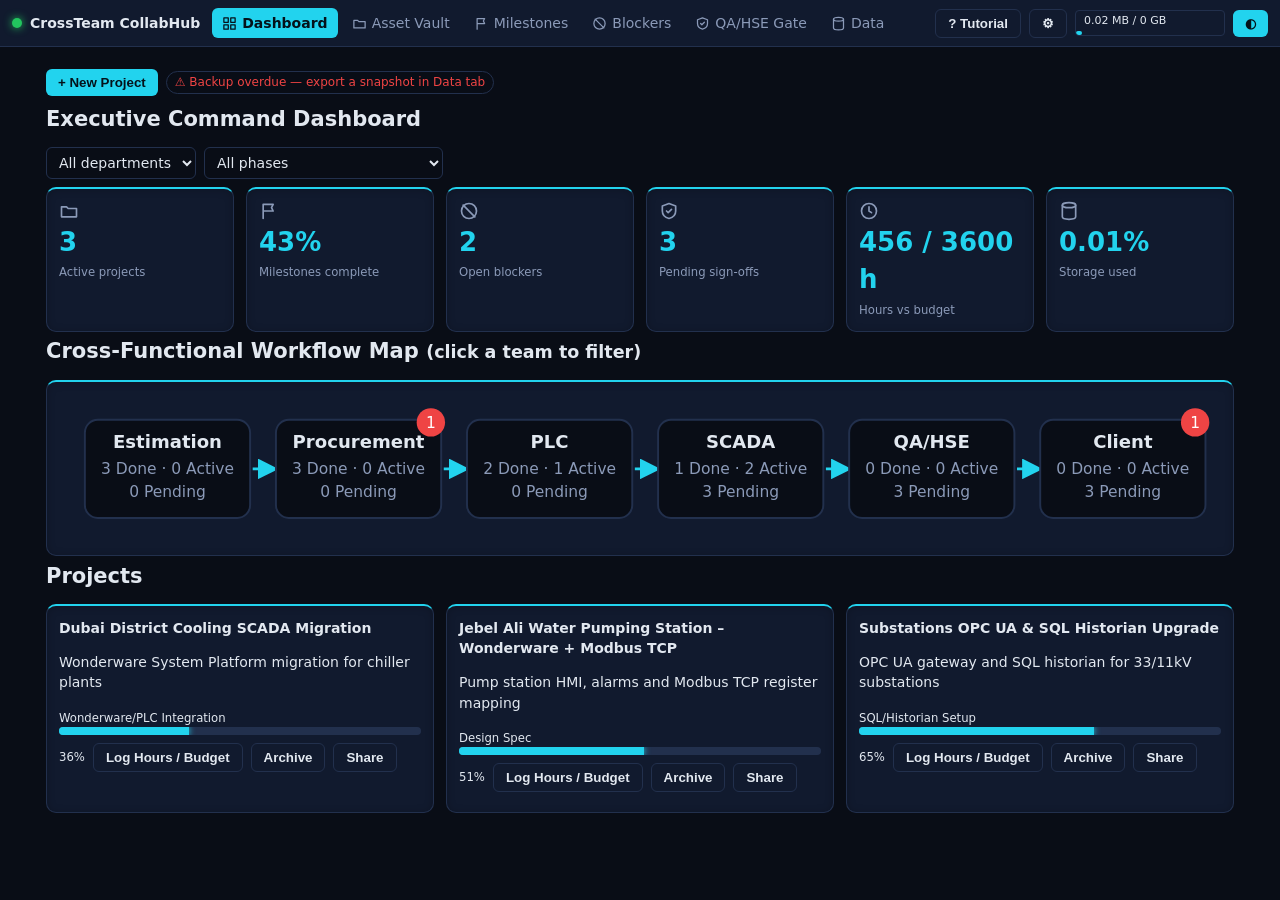
<file: index.html>
<!doctype html><html lang="en"><head><meta charset="utf-8">
<meta name="viewport" content="width=device-width,initial-scale=1,viewport-fit=cover">
<title>CrossTeam CollabHub</title><link rel="manifest" href="manifest.webmanifest">
<meta name="theme-color" content="#0f172a"><meta name="description" content="SCADA & engineering cross-team project hub">
<link rel="icon" href="favicon.svg" type="image/svg+xml"><link rel="icon" href="favicon.ico" sizes="any">
<link rel="apple-touch-icon" href="apple-touch-icon.png"><meta name="apple-mobile-web-app-capable" content="yes">
<meta name="apple-mobile-web-app-status-bar-style" content="black-translucent"><meta name="apple-mobile-web-app-title" content="CollabHub">
<link rel="stylesheet" href="css/styles.css"></head><body>
<header id="bar"><div class="brand"><span class="led ok"></span><b>CrossTeam CollabHub</b></div>
<nav id="nav"></nav><div class="tools"><div class="quota" title="Storage"><i id="qfill"></i><span id="qtxt">…</span></div>
<button id="installBtn" hidden>Install App</button><button id="themeBtn" title="Theme">◐</button></div></header>
<main id="view"></main><div id="toast" hidden></div><div id="modal" hidden></div>
<script src="js/db.js"></script><script src="js/seed.js"></script><script src="js/pwa.js"></script><script src="js/app.js"></script></body></html>
</file>
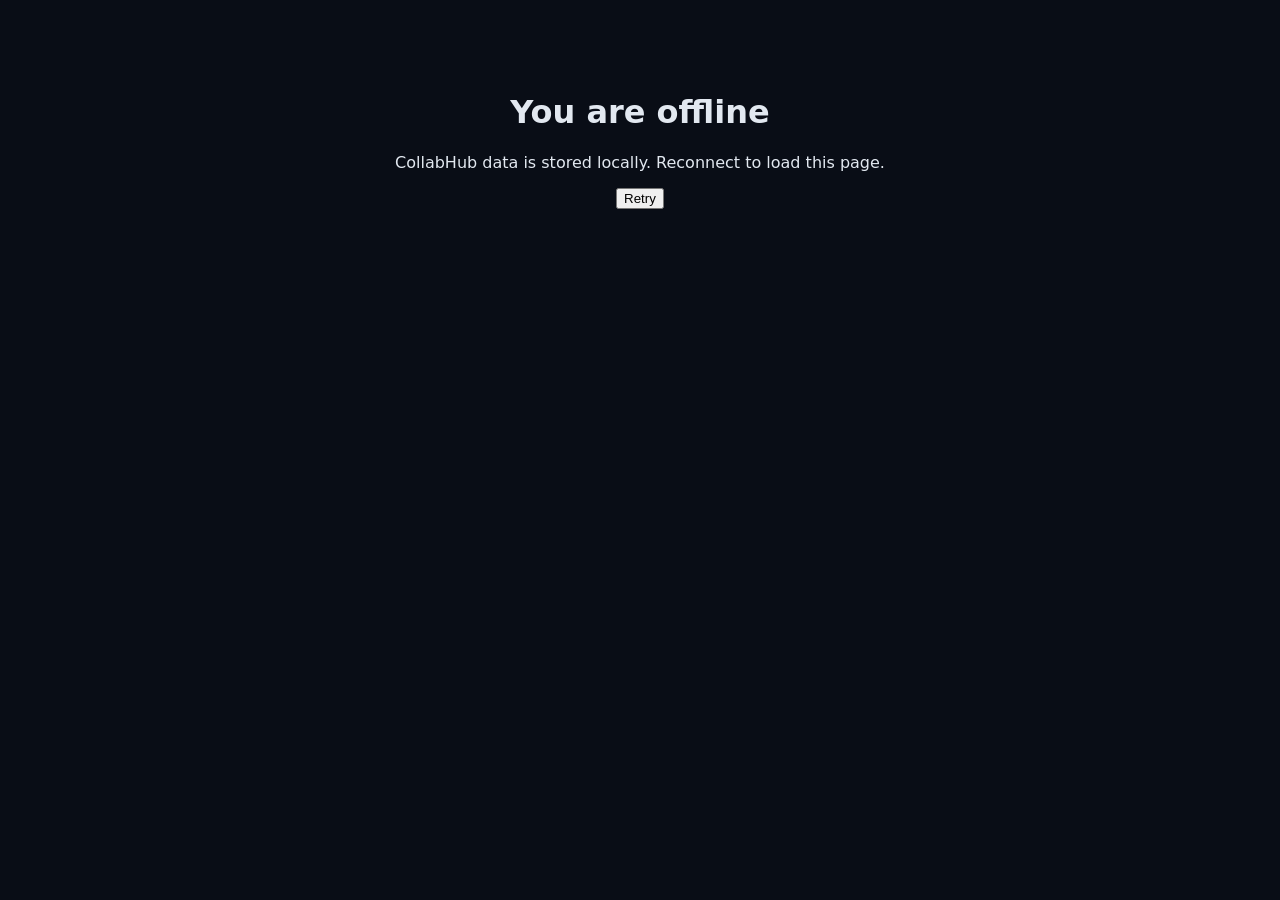
<file: offline.html>
<!doctype html><meta charset="utf-8"><meta name="viewport" content="width=device-width,initial-scale=1"><title>Offline</title><body style="font-family:system-ui;background:#090d16;color:#e2e8f0;text-align:center;padding:4rem"><h1>You are offline</h1><p>CollabHub data is stored locally. Reconnect to load this page.</p><button onclick="location.reload()">Retry</button></body>
</file>
<file: css/styles.css>
:root{--bg:#090d16;--panel:#111a2e;--line:#22304d;--tx:#e2e8f0;--mut:#8b9ab8;--ac:#22d3ee;--ok:#22c55e;--warn:#f59e0b;--bad:#ef4444}
:root[data-theme=light]{--bg:#eef2f7;--panel:#fff;--line:#cbd5e1;--tx:#0f172a;--mut:#475569;--ac:#0369a1}
*{box-sizing:border-box}body{margin:0;background:var(--bg);color:var(--tx);font:14px/1.45 system-ui,Segoe UI,sans-serif;padding-bottom:env(safe-area-inset-bottom)}
header{position:sticky;top:0;z-index:5;display:flex;gap:12px;align-items:center;flex-wrap:wrap;background:var(--panel);border-bottom:1px solid var(--line);
padding:8px 12px;padding-top:max(8px,env(safe-area-inset-top));padding-left:max(12px,env(titlebar-area-x,0px));app-region:drag;-webkit-app-region:drag;min-height:env(titlebar-area-height,44px)}
header button,header nav,header .quota{app-region:no-drag;-webkit-app-region:no-drag}
.brand{display:flex;gap:8px;align-items:center}.led{width:10px;height:10px;border-radius:50%;display:inline-block;background:var(--mut)}
.led.ok{background:var(--ok);box-shadow:0 0 8px var(--ok)}.led.warn{background:var(--warn);box-shadow:0 0 8px var(--warn)}.led.bad{background:var(--bad);box-shadow:0 0 8px var(--bad)}
nav{display:flex;gap:4px;flex-wrap:wrap}nav a{color:var(--mut);text-decoration:none;padding:5px 10px;border-radius:6px}nav a.on{background:var(--ac);color:#04121a;font-weight:600}
.tools{margin-left:auto;display:flex;gap:8px;align-items:center}.quota{width:110px;height:18px;border:1px solid var(--line);border-radius:4px;position:relative;overflow:hidden}
.quota i{position:absolute;inset:0 auto 0 0;background:var(--ac);opacity:.35;width:0}.quota span{position:relative;font-size:11px;padding-left:4px;color:var(--tx)}
button,.btn{background:var(--ac);color:#04121a;border:0;border-radius:6px;padding:6px 12px;font-weight:600;cursor:pointer}button.g{background:transparent;color:var(--tx);border:1px solid var(--line)}
main{padding:14px;max-width:1280px;margin:auto}h2{margin:.2em 0 .6em}.grid{display:grid;gap:12px;grid-template-columns:repeat(auto-fit,minmax(170px,1fr))}
.card{background:var(--panel);border:1px solid var(--line);border-radius:10px;padding:12px}.kpi b{display:block;font-size:26px;color:var(--ac)}.kpi small{color:var(--mut)}
.row{display:flex;gap:8px;flex-wrap:wrap;align-items:center;margin:8px 0}select,input,textarea{background:var(--bg);color:var(--tx);border:1px solid var(--line);border-radius:6px;padding:6px 8px;font:inherit}
.tw{overflow-x:auto}table{width:100%;border-collapse:collapse}th,td{text-align:left;padding:7px 8px;border-bottom:1px solid var(--line);white-space:nowrap}th{color:var(--mut);font-weight:600}
.tag{padding:2px 8px;border-radius:99px;font-size:12px;border:1px solid var(--line)}.s-Approved{color:var(--ok)}.s-Blocker{color:var(--bad)}.s-Review{color:var(--warn)}
.bar{height:8px;background:var(--line);border-radius:4px;overflow:hidden}.bar i{display:block;height:100%;background:var(--ac)}
.ms{display:grid;gap:10px}.chk label{display:block}#toast{position:fixed;bottom:16px;left:50%;transform:translateX(-50%);background:var(--panel);border:1px solid var(--ac);padding:10px 14px;border-radius:8px;z-index:9}
#modal{position:fixed;inset:0;background:#000a;z-index:8;display:flex;align-items:center;justify-content:center;padding:14px}#modal[hidden],#toast[hidden]{display:none}#modal .card{max-width:760px;width:100%;max-height:85vh;overflow:auto}
pre{background:var(--bg);padding:8px;border-radius:6px;overflow:auto}
.fld{display:flex;flex-direction:column;gap:2px}.fld small{color:var(--mut)}details summary{cursor:pointer}button:disabled{opacity:.4}

td.cut{max-width:220px;overflow:hidden;text-overflow:ellipsis;white-space:nowrap}
.ms2{display:grid;gap:12px;grid-template-columns:repeat(2,minmax(0,1fr))}
.ms2>.card:last-child:nth-child(odd){grid-column:1/-1}
@media(max-width:760px){.ms2{grid-template-columns:1fr}}

.k{color:var(--ac)}code.muted{color:var(--mut);font-size:11px}

main{max-width:1440px!important;width:min(1440px,95vw)}
::-webkit-scrollbar{width:10px;height:10px}::-webkit-scrollbar-track{background:#0f172a}::-webkit-scrollbar-thumb{background:#334155;border-radius:6px}*{scrollbar-color:#334155 #0f172a}
.ic{width:15px;height:15px;vertical-align:-3px;margin-right:5px}.tw td:last-child button{padding:4px 8px;margin-right:2px}td:last-child{white-space:nowrap}
code.hash{background:#1786ff33;color:var(--ac);padding:1px 6px;border-radius:99px;cursor:pointer}
.cfu{display:inline-flex;align-items:center;gap:6px;border:1px dashed var(--ac);border-radius:6px;padding:6px 12px;cursor:pointer;color:var(--mut);max-width:260px;overflow:hidden;white-space:nowrap}.cfu.hv,.cfu:hover{box-shadow:0 0 10px var(--ac);color:var(--tx)}
select.sel-ok{border-color:#10b981;color:#10b981;background:#10b98120}select.sel-warn{border-color:#f59e0b;color:#f59e0b;background:#f59e0b20}select.sel-bad{border-color:#ef4444;color:#ef4444;background:#ef444420}select.sel-mute{border-color:#94a3b8;color:#94a3b8;background:#94a3b81a}
.card{border-top:2px solid var(--ac);box-shadow:inset 0 1px 8px #0003}.bar i{transition:width .4s;box-shadow:0 0 6px var(--ac)}.kpi .ic{width:20px;height:20px;color:var(--mut)}
.nd{fill:var(--bg);stroke:var(--line);stroke-width:1.5}.nd.on{stroke:var(--ac);stroke-width:3}.nt{fill:var(--tx);font:600 14px system-ui}.ns{fill:var(--mut);font:12px system-ui}
:root[data-theme=blue]{--bg:#0b1b33;--panel:#10264a;--line:#24457a;--ac:#3b9cff}:root[data-theme=day]{--bg:#fff;--panel:#f4f6f8;--line:#111;--tx:#000;--mut:#333;--ac:#0050b3}
body.compact td,body.compact th{padding:3px 6px}body.compact .card{padding:8px}
#tsp{position:fixed;z-index:20;border-radius:8px;box-shadow:0 0 0 9999px #000a,0 0 12px var(--ac);pointer-events:none;border:2px solid var(--ac)}#tc{position:fixed;z-index:21;bottom:20px;left:50%;transform:translateX(-50%);width:min(520px,92vw)}
@media(max-width:767px){main .tw table,main .tw tr,main .tw td{display:block}main .tw tr:has(th){display:none}main .tw tr{border:1px solid var(--line);border-radius:8px;margin-bottom:8px;padding:6px}main .tw td{border:0;white-space:normal}main .tw td::before{content:attr(data-l)": ";color:var(--mut)}main .tw td.cut{max-width:none}}

.quota{width:150px}.quota i{opacity:.8;min-width:6px}main{padding-bottom:48px}
.logbox{max-height:220px;overflow-y:auto}.logbox div{padding:3px 0;border-bottom:1px solid var(--line)}.logbox code.hash{font-family:ui-monospace,monospace;font-size:11px}
.fpill{background:#22d3ee22;border:1px solid var(--ac);color:var(--ac);padding:3px 12px;border-radius:99px}.fpill a{cursor:pointer;margin-left:6px;font-weight:700;color:inherit}
.card.okc{border-color:#10b981;border-top-color:#10b981}

.quota{height:26px;width:150px}.quota i{top:auto;bottom:0;height:4px;opacity:1;border-radius:2px;min-width:6px}.quota span{display:block;padding:0 8px 4px;line-height:20px}
.vtag{display:inline-block;margin:8px 0 10px}
.sb{grid-template-columns:1fr}@media(min-width:600px){.sb{grid-template-columns:repeat(2,1fr)}}@media(min-width:1100px){.sb{grid-template-columns:repeat(5,minmax(0,1fr))}}
</file>
